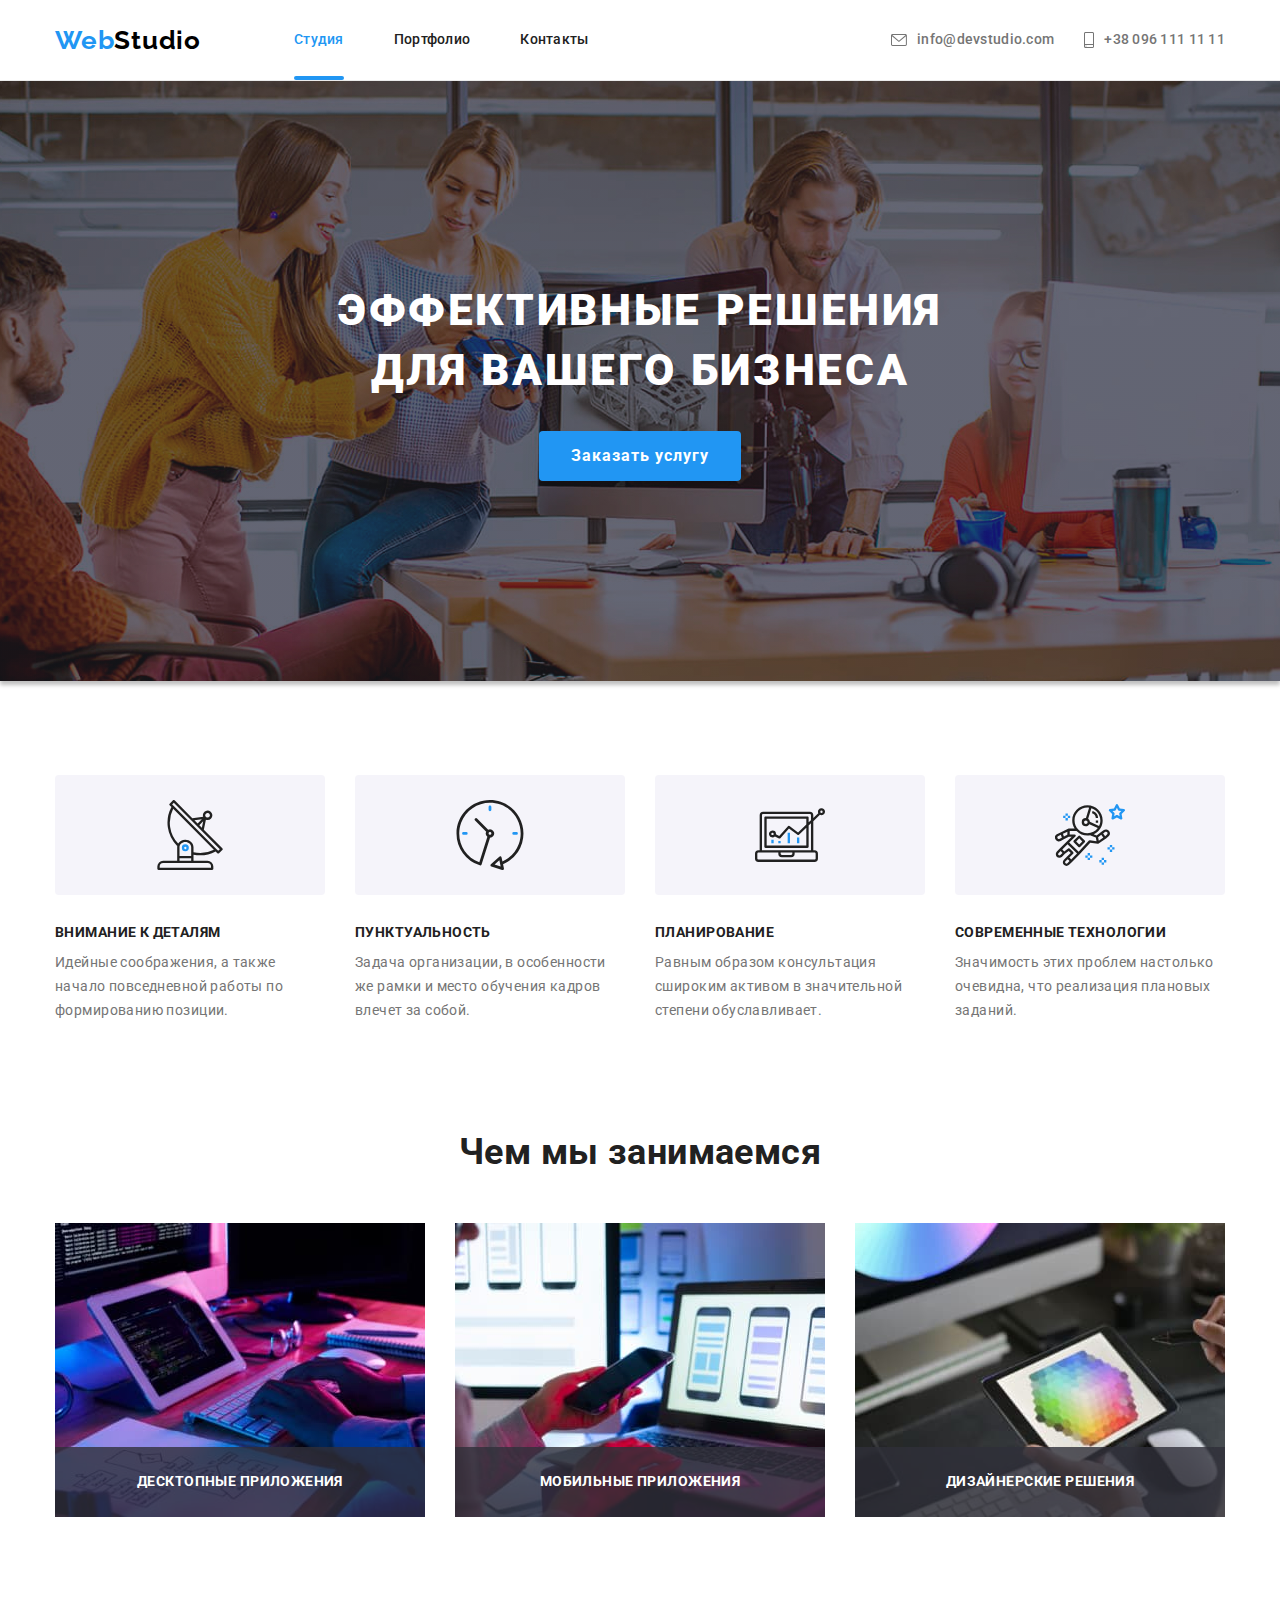
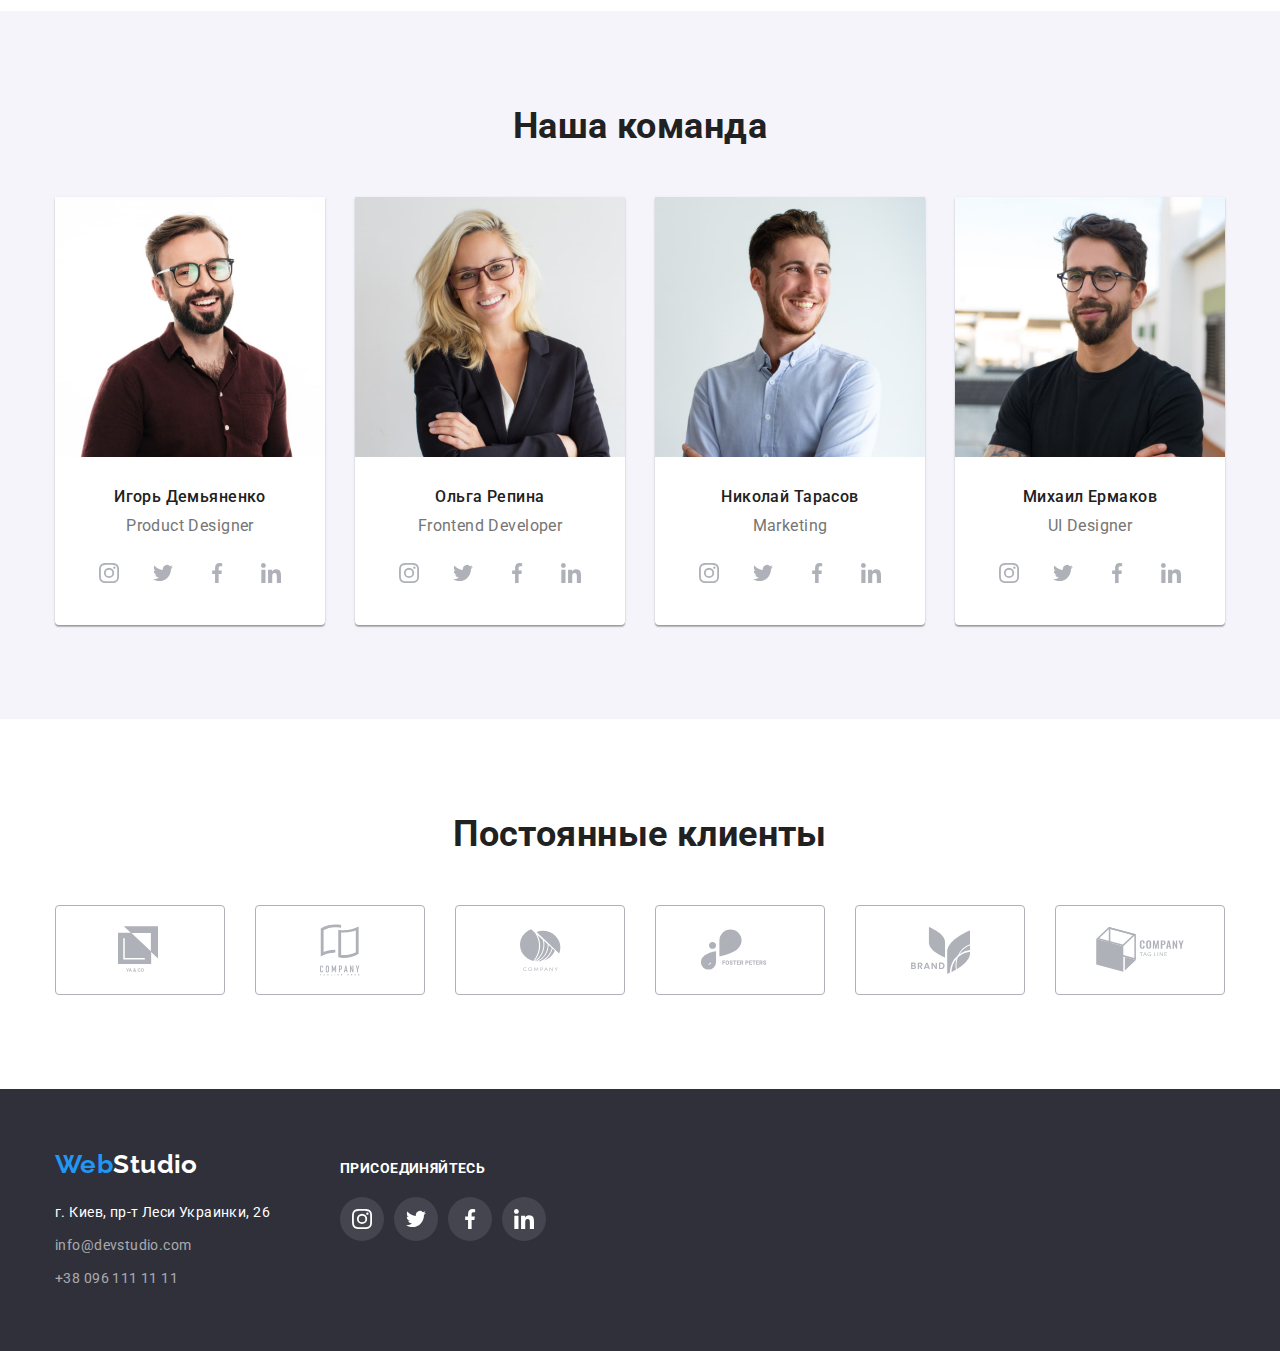
<file: index.html>
<!DOCTYPE html>
<html lang="ru">

<head>
  <meta charset="UTF-8" />
  <meta name="viewport" content="width=device-width, initial-scale=1.0" />
  <title>Document</title>
  <link rel="stylesheet"
    href="https://cdnjs.cloudflare.com/ajax/libs/modern-normalize/1.0.0/modern-normalize.min.css" />
  <link rel="preconnect" href="https://fonts.gstatic.com" />
  <link href="https://fonts.googleapis.com/css2?family=Raleway:wght@700&family=Roboto:wght@400;500;700;900&display=swap"
    rel="stylesheet" />
  <link rel="stylesheet" href="./css/style.css" />
</head>

<body>
  <header class="header">
    <div class="container list">
      <a class="logo" href="./index.html"><span>Web</span>Studio</a>
      <nav>
        <ul class="nav-list">
          <li class="item">
            <a class="nav current" href="./index.html">Студия</a>
          </li>
          <li class="item">
            <a class="nav" href="./page1.html">Портфолио</a>
          </li>
          <li class="item"><a class="nav" href="">Контакты</a></li>
        </ul>
      </nav>
      <ul class="link-list">
        <li class="list">
          <a class="link mail-box" href="mailto:info@devstudio.com">
            <svg class="icon" height="12" width="16">
              <use href="./Images/symbol-defs1.svg#icon-envelope"></use>
            </svg>
            info@devstudio.com
          </a>
        </li>
        <li class="list">
          <a class="link" href="tel:+380961111111">
            <svg class="icon" height="16" width="10">
              <use href="./Images/symbol-defs1.svg#icon-smartphone"></use>
            </svg>
            +38 096 111 11 11
          </a>
        </li>
      </ul>
    </div>
  </header>
  <main>
    <section class="hero">
      <div class="container">
        <h1 class="hero-text">
          Эффективные решения<br />
          для вашего бизнеса
        </h1>
        <button data-modal-open class="button-hero" type="button">Заказать услугу</button>
      </div>
    </section>

    <section class="studio">
      <div class="container">
        <h2 class="visualli-hidden">Наши преимущества</h2>
        <ul class="studio-list">
          <li class="text-box ikon-group">
            <h3>Внимание к деталям</h3>
            <p>
              Идейные соображения, а также начало повседневной работы по
              формированию позиции.
            </p>
          </li>
          <li class="text-box ikon-clock">
            <h3>Пунктуальность</h3>
            <p>
              Задача организации, в особенности же рамки и место обучения
              кадров влечет за собой.
            </p>
          </li>
          <li class="text-box ikon-diagram">
            <h3>Планирование</h3>
            <p>
              Равным образом консультация сшироким активом в значительной
              степени обуславливает.
            </p>
          </li>
          <li class="text-box ikon-astro">
            <h3>Современные технологии</h3>
            <p>
              Значимость этих проблем настолько очевидна, что реализация
              плановых заданий.
            </p>
          </li>
        </ul>
      </div>
    </section>
    <section class="works">
      <div class="container">
        <h2>Чем мы занимаемся</h2>
        <ul class="pictures">
          <li class="product">
            <img src="./Images/box1.jpg " alt="работа на компьютере" width="370" />
            <a href="">
              <h3>Десктопные приложения</h3>
            </a>
          </li>
          <li class="product">
            <img src="./Images/box2.jpg" alt="работа за ноутбуком" width="370" />
            <a href="">
              <h3>Мобильные приложения</h3>
            </a>
          </li>
          <li class="product">
            <img src="./Images/box3.jpg" alt="работа с планшетом" width="370" />
            <a href="">
              <h3>Дизайнерские решения</h3>
            </a>
          </li>
        </ul>
      </div>
    </section>
    <section class="foto">
      <div class="container">
        <h2>Наша команда</h2>
        <ul class="foto-comand">
          <li class="person">
            <img src="./Images/img4.jpg " alt="фото человека 1" width="270" />
            <h3>Игорь Демьяненко</h3>
            <p>Product Designer</p>
            <ul class="team-link">
              <li class="social">
                <a class="social-net" href="https://www.instagram.com/">
                  <svg class="pin">
                    <use href="./Images/symbol-defs1.svg#icon-instagram"></use>
                  </svg>
                </a>
              </li>
              <li class="social">
                <a class="social-net" href="https://twitter.com/">
                  <svg class="pin">
                    <use href="./Images/symbol-defs1.svg#icon-twitter"></use>
                  </svg>
                </a>
              </li>
              <li class="social">
                <a class="social-net" href="https://www.facebook.com/">
                  <svg class="pin">
                    <use href="./Images/symbol-defs1.svg#icon-facebook"></use>
                  </svg>
                </a>
              </li>
              <li class="social">
                <a class="social-net" href="https://www.linkedin.com/">
                  <svg class="pin">
                    <use href="./Images/symbol-defs1.svg#icon-linkedin"></use>
                  </svg>
                </a>
              </li>
            </ul>
          </li>
          <li class="person">
            <img src="./Images/img5.jpg " alt="фото человека 2" width="270" />
            <h3>Ольга Репина</h3>
            <p>Frontend Developer</p>
            <ul class="team-link">
              <li class="social">
                <a class="social-net" href="https://www.instagram.com/">
                  <svg class="pin">
                    <use href="./Images/symbol-defs1.svg#icon-instagram"></use>
                  </svg>
                </a>
              </li>
              <li class="social">
                <a class="social-net" href="https://twitter.com/">
                  <svg class="pin">
                    <use href="./Images/symbol-defs1.svg#icon-twitter"></use>
                  </svg>
                </a>
              </li>
              <li class="social">
                <a class="social-net" href="https://www.facebook.com/">
                  <svg class="pin">
                    <use href="./Images/symbol-defs1.svg#icon-facebook"></use>
                  </svg>
                </a>
              </li>
              <li class="social">
                <a class="social-net" href="https://www.linkedin.com/">
                  <svg class="pin">
                    <use href="./Images/symbol-defs1.svg#icon-linkedin"></use>
                  </svg>
                </a>
              </li>
            </ul>
          </li>
          <li class="person">
            <img src="./Images/img6.jpg" alt="фото человека 3" width="270" />
            <h3>Николай Тарасов</h3>
            <p>Marketing</p>
            <ul class="team-link">
              <li class="social">
                <a class="social-net" href="https://www.instagram.com/">
                  <svg class="pin">
                    <use href="./Images/symbol-defs1.svg#icon-instagram"></use>
                  </svg>
                </a>
              </li>
              <li class="social">
                <a class="social-net" href="https://twitter.com/">
                  <svg class="pin">
                    <use href="./Images/symbol-defs1.svg#icon-twitter"></use>
                  </svg>
                </a>
              </li>
              <li class="social">
                <a class="social-net" href="https://www.facebook.com/">
                  <svg class="pin">
                    <use href="./Images/symbol-defs1.svg#icon-facebook"></use>
                  </svg>
                </a>
              </li>
              <li class="social">
                <a class="social-net" href="https://www.linkedin.com/">
                  <svg class="pin">
                    <use href="./Images/symbol-defs1.svg#icon-linkedin"></use>
                  </svg>
                </a>
              </li>
            </ul>
          </li>
          <li class="person">
            <img src="./Images/img7.jpg" alt="фото человека 4" width="270" />
            <h3>Михаил Ермаков</h3>
            <p>UI Designer</p>
            <ul class="team-link">
              <li class="social">
                <a class="social-net" href="https://www.instagram.com/">
                  <svg class="pin">
                    <use href="./Images/symbol-defs1.svg#icon-instagram"></use>
                  </svg>
                </a>
              </li>
              <li class="social">
                <a class="social-net" href="https://twitter.com/">
                  <svg class="pin">
                    <use href="./Images/symbol-defs1.svg#icon-twitter"></use>
                  </svg>
                </a>
              </li>
              <li class="social">
                <a class="social-net" href="https://www.facebook.com/">
                  <svg class="pin">
                    <use href="./Images/symbol-defs1.svg#icon-facebook"></use>
                  </svg>
                </a>
              </li>
              <li class="social">
                <a class="social-net" href="https://www.linkedin.com/">
                  <svg class="pin">
                    <use href="./Images/symbol-defs1.svg#icon-linkedin"></use>
                  </svg>
                </a>
              </li>
            </ul>
          </li>
        </ul>
      </div>
    </section>
    <section class="client">
      <div class="container">
        <h2>Постоянные клиенты</h2>
        <ul class="company">
          <li class="name">
            <a class="company-name" href="">
              <svg class="logotip" height="49.2" width="44.2">
                <use href="./Images/symbol-defs1.svg#icon-logo-1"></use>
              </svg>
            </a>
          </li>
          <li class="name">
            <a class="company-name" href="">
              <svg class="logotip" height="52" width="40">
                <use href="./Images/symbol-defs1.svg#icon-logo-2"></use>
              </svg>
            </a>
          </li>
          <li class="name">
            <a class="company-name" href="">
              <svg class="logotip" height="42.6" width="41">
                <use href="./Images/symbol-defs1.svg#icon-logo-3"></use>
              </svg>
            </a>
          </li>
          <li class="name">
            <a class="company-name" href="">
              <svg class="logotip" height="42" width="79.6">
                <use href="./Images/symbol-defs1.svg#icon-logo-4"></use>
              </svg>
            </a>
          </li>
          <li class="name">
            <a class="company-name" href="">
              <svg class="logotip" height="47" width="59">
                <use href="./Images/symbol-defs1.svg#icon-logo-5"></use>
              </svg>
            </a>
          </li>
          <li class="name">
            <a class="company-name" href="">
              <svg class="logotip" height="45.4" width="88.4">
                <use href="./Images/symbol-defs1.svg#icon-logo-6"></use>
              </svg>
            </a>
          </li>
        </ul>
      </div>
    </section>

    <footer class="footer">
      <div class="container box">
        <address>
          <ul class="card">
            <li class="point">
              <a class="footer-logo" href="./index.html"><span>Web</span>Studio</a>
            </li>
            <li class="vizit">
              <a class="footer-adress"
                href="https://www.google.com.ua/maps/@50.401699,30.2525114,10z?hl=ru&authuser=0">г. Киев, пр-т Леси
                Украинки, 26</a>
            </li>
            <li class="vizit">
              <a class="footer-link" href="mailto:info@devstudio.com">info@devstudio.com</a>
            </li>
            <li class="vizit">
              <a class="footer-link" href="tel:+380961111111">+38 096 111 11 11</a>
            </li>
          </ul>
        </address>
        <div class="subs">
          <p class="wind">присоединяйтесь</p>
          <ul class="social-link">
            <li class="social">
              <a class="social-pin" href="https://www.instagram.com/">
                <svg class="pin">
                  <use href="./Images/symbol-defs1.svg#icon-instagram"></use>
                </svg>
              </a>
            </li>
            <li class="social">
              <a class="social-pin" href="https://twitter.com/">
                <svg class="pin">
                  <use href="./Images/symbol-defs1.svg#icon-twitter"></use>
                </svg>
              </a>
            </li>
            <li class="social">
              <a class="social-pin" href="https://www.facebook.com/">
                <svg class="pin">
                  <use href="./Images/symbol-defs1.svg#icon-facebook"></use>
                </svg>
              </a>
            </li>
            <li class="social">
              <a class="social-pin" href="https://www.linkedin.com/">
                <svg class="pin">
                  <use href="./Images/symbol-defs1.svg#icon-linkedin"></use>
                </svg>
              </a>
            </li>
          </ul>
        </div>
      </div>
    </footer>

    <div class="backdrop is-hidden " data-modal>
      <div class="modal">
        <button data-modal-close type="button">
          <img class=close src="./Images/close.svg" alt="кнопка закрыть" width="18">
        </button>
      </div>
    </div>
    <script src="./js/modal.js"></script>
</body>
</html>
</file>
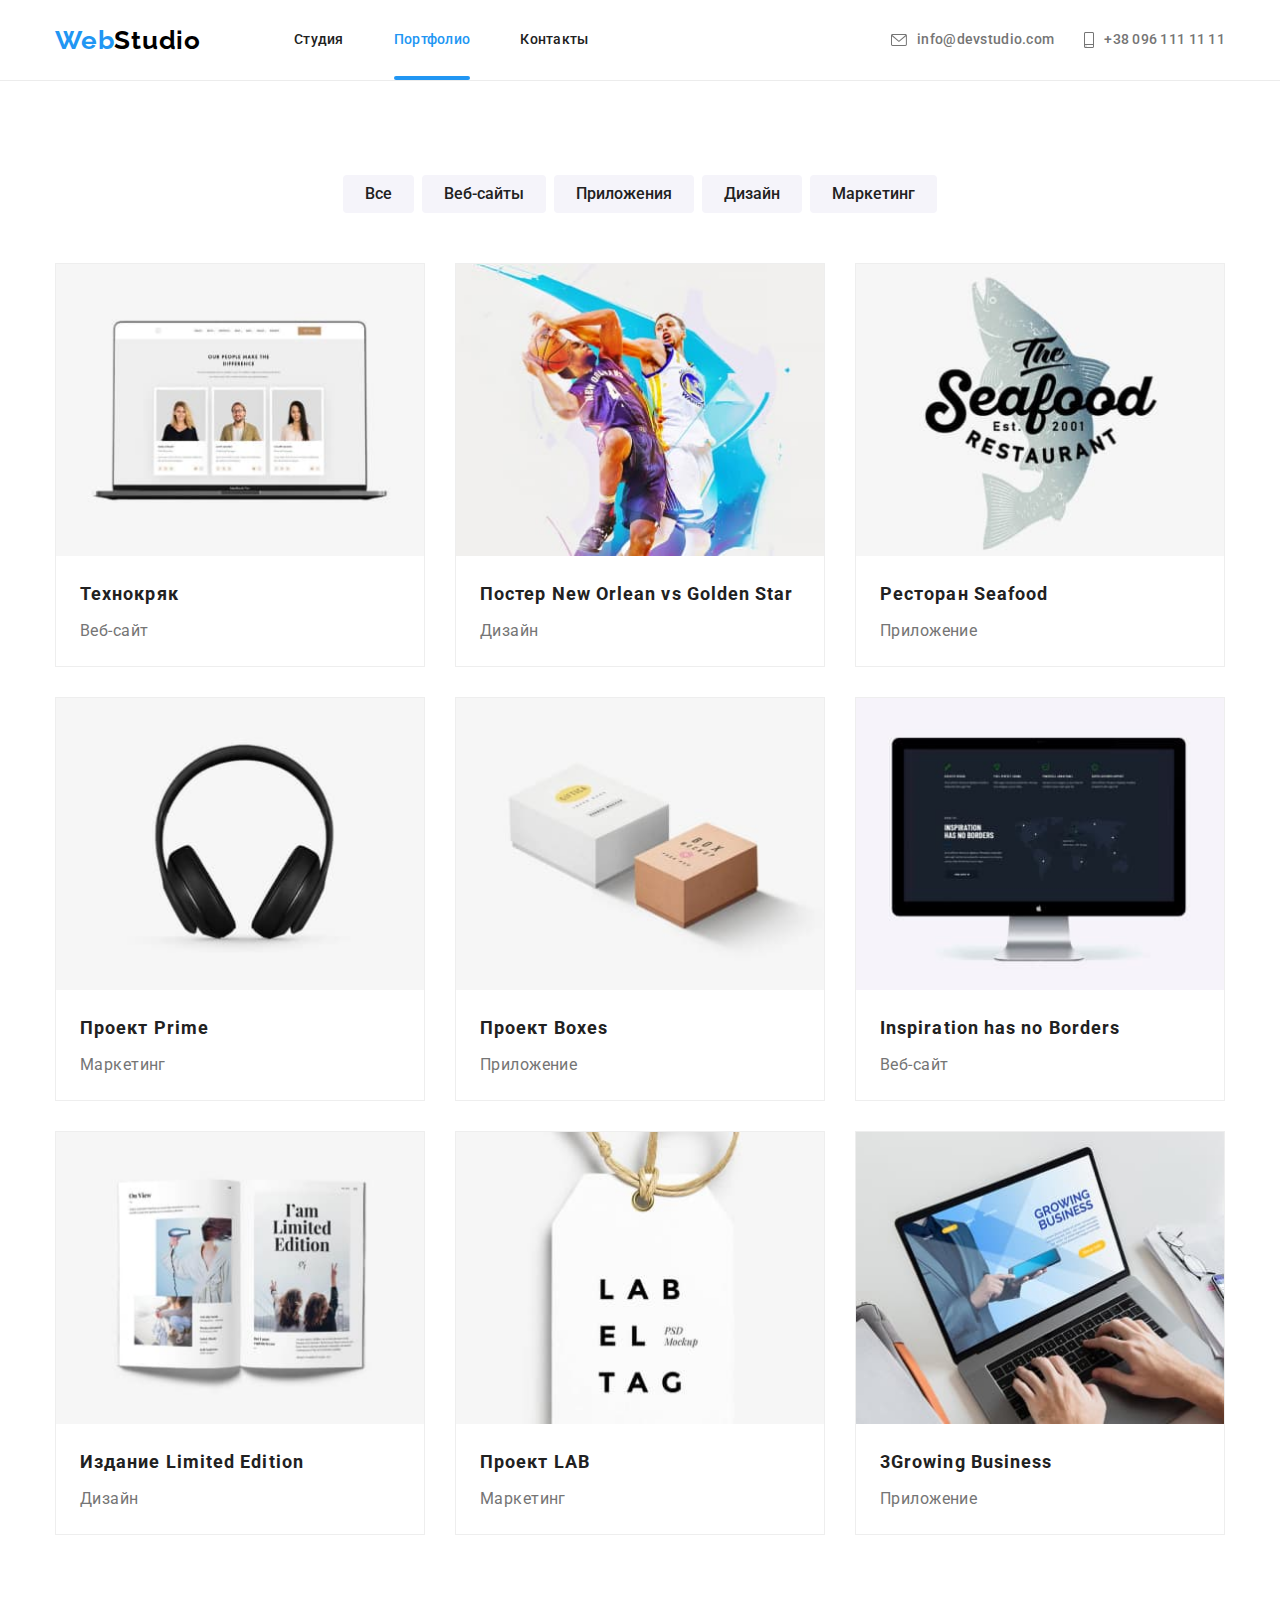
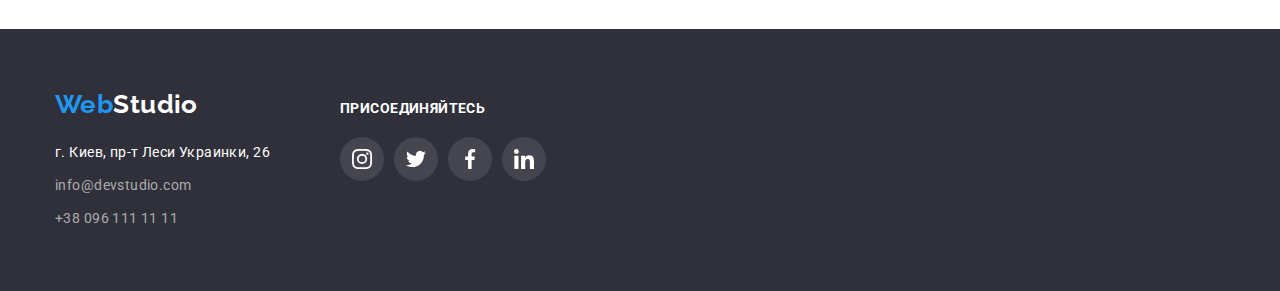
<file: page1.html>
<!DOCTYPE html>
<html lang="ru">

<head>
  <meta charset="UTF-8" />
  <meta name="viewport" content="width=device-width, initial-scale=1.0" />
  <title>Document</title>
  <link rel="stylesheet"
    href="https://cdnjs.cloudflare.com/ajax/libs/modern-normalize/1.0.0/modern-normalize.min.css" />
  <link rel="preconnect" href="https://fonts.gstatic.com" />
  <link href="https://fonts.googleapis.com/css2?family=Raleway:wght@700&family=Roboto:wght@400;500;700;900&display=swap"
    rel="stylesheet" />
  <link rel="stylesheet" href="./css/style.css" />
</head>

<body>
  <header class="header">
    <div class="container list">
      <a class="logo" href="./index.html"><span>Web</span>Studio</a>
    <nav>
      <ul class="nav-list">
        <li class="item"><a class="nav" href="./index.html">Студия</a></li>
        <li class="item"><a class="nav current" href="./page1.html">Портфолио</a></li>
        <li class="item"><a class="nav" href="">Контакты</a></li>
      </ul>
    </nav>
    <ul class="link-list">
      <li class="list">
        <a class="link mail-box" href="mailto:info@devstudio.com">
          <svg class="icon" height="12"
          width="16" >
            <use href="./Images/symbol-defs1.svg#icon-envelope"></use>
          </svg>
          info@devstudio.com
        </a>  
      </li>
      <li class="list">
        <a class="link" href="tel:+380961111111">
          <svg class="icon" height="16"
          width="10" >
            <use href="./Images/symbol-defs1.svg#icon-smartphone"></use>
          </svg>
          +38 096 111 11 11
        </a>
      </li>
    </ul>
  </div>  
  </header>
  <main>
    <section class="portfolio">
      <div class="container">
        <h2 class="visualli-hidden">Портфолио</h2>
        <ul class="btn-list">
          <li class="btn-set"><button class="btn-portfolio" type="button">Все</button>
          </li>
          <li class="btn-set">
            <button class="btn-portfolio" type="button">Веб-сайты</button>
          </li>
          <li class="btn-set">
            <button class="btn-portfolio" type="button">Приложения</button>
          </li>
          <li class="btn-set"><button class="btn-portfolio" type="button">Дизайн</button></li>
          <li class="btn-set">
            <button class="btn-portfolio" type="button">Маркетинг</button>
          </li>
        </ul>
      </div>
      <div class="container sign">
        <ul class="imag-list">
          <li class="imag-set">
            <a  href=""> 
           <div class="imag">
            <img src="./Images/img8.jpg " alt="лептоп" width="370" /> 
            <p class="content">
              Технокряк это современная площадка
              распространения коронавируса.
              Компании используют эту платформу для
              цифрового шпионажа
              и атак на защищённые сервера конкурентов.</p>
            </div>
            <div class="form">
              <h3>Технокряк</h3>
              <p>Веб-сайт</p>
            </div>
            
          </a>
          </li>
          <li class="imag-set">
            <a href=""> 
              <div class="imag"> 
            <img src="./Images/img9.jpg " alt="баскетболисты" width="370" />
            <p class="content">
              Технокряк это современная площадка
              распространения коронавируса.
              Компании используют эту платформу для
              цифрового шпионажа
              и атак на защищённые сервера конкурентов.</p>
            </div>
            <div class="form">
              <h3>Постер New Orlean vs Golden Star</h3>
              <p>Дизайн</p>
            </div>
          </a>
          </li>
          <li class="imag-set">
            <a href="">
              <div class="imag"> 
            <img src="./Images/img10.jpg " alt="лого рыба" width="370" />
            <p class="content">
              Технокряк это современная площадка
              распространения коронавируса.
              Компании используют эту платформу для
              цифрового шпионажа
              и атак на защищённые сервера конкурентов.</p>
            </div>
            <div class="form">
              <h3>Ресторан Seafood</h3>
              <p>Приложение</p>
            </div>
          </a>
          </li>
          <li class="imag-set">
            <a href="">
              <div class="imag"> 
            <img src="./Images/img11.jpg " alt="наушники" width="370" />
            <p class="content">
              Технокряк это современная площадка
              распространения коронавируса.
              Компании используют эту платформу для
              цифрового шпионажа
              и атак на защищённые сервера конкурентов.</p>
            </div>
            <div class="form">
              <h3>Проект Prime</h3>
              <p>Маркетинг</p>
            </div>
          </a>
          </li>
          <li class="imag-set">
            <a href="">
              <div class="imag"> 
            <img src="./Images/img12.jpg " alt="коробочки" width="370" />
            <p class="content">
              Технокряк это современная площадка
              распространения коронавируса.
              Компании используют эту платформу для
              цифрового шпионажа
              и атак на защищённые сервера конкурентов.</p>
            </div>
            <div class="form">
              <h3>Проект Boxes</h3>
              <p>Приложение</p>
            </div>
          </a>
          </li>
          <li class="imag-set">
            <a href="">
              <div class="imag"> 
            <img src="./Images/img13.jpg " alt="монитор" width="370" />
            <p class="content">
              Технокряк это современная площадка
              распространения коронавируса.
              Компании используют эту платформу для
              цифрового шпионажа
              и атак на защищённые сервера конкурентов.</p>
            </div>
            <div class="form">
              <h3>Inspiration has no Borders</h3>
              <p>Веб-сайт</p>
            </div>
          </a>
          </li>
          <li class="imag-set">
            <a href="">
              <div class="imag"> 
            <img src="./Images/img14.jpg " alt="разворот журнала" width="370" />
            <p class="content">
              Технокряк это современная площадка
              распространения коронавируса.
              Компании используют эту платформу для
              цифрового шпионажа
              и атак на защищённые сервера конкурентов.</p>
            </div>
            <div class="form">
              <h3>Издание Limited Edition</h3>
              <p>Дизайн</p>
            </div>
          </a>
          </li>
          <li class="imag-set">
            <a href="">
              <div class="imag"> 
            <img src="./Images/img15.jpg " alt="лейбла" width="370" />
            <p class="content">
              Технокряк это современная площадка
              распространения коронавируса.
              Компании используют эту платформу для
              цифрового шпионажа
              и атак на защищённые сервера конкурентов.</p>
            </div>
            <div class="form">
              <h3>Проект LAB</h3>
              <p>Маркетинг</p>
            </div>
          </a>
          </li>
          <li class="imag-set">
            <a href="">
              <div class="imag"> 
            <img src="./Images/img16.jpg " alt="работа на ноутбуке" width="370" />
            <p class="content">
              Технокряк это современная площадка
              распространения коронавируса.
              Компании используют эту платформу для
              цифрового шпионажа
              и атак на защищённые сервера конкурентов.</p>
            </div>
            <div class="form">
              <h3>3Growing Business</h3>
              <p>Приложение</p>
            </div>
          </a>
          </li>
        </ul>
      </div>
    </section>
  </main>
  <footer class="footer">
    <div class="container box">
    <address>
      <ul class="card">
        <li class="point"><a class="footer-logo" href="./index.html"><span>Web</span>Studio</a></li>
        <li class="vizit">
          <a
            class="footer-adress"
            href="https://www.google.com.ua/maps/@50.401699,30.2525114,10z?hl=ru&authuser=0"
            >г. Киев, пр-т Леси Украинки, 26</a
          >
        </li>
        <li class="vizit">
          <a class="footer-link" href="mailto:info@devstudio.com"
            >info@devstudio.com</a
          >
        </li>
        <li class="vizit">
          <a class="footer-link" href="tel:+380961111111"
            >+38 096 111 11 11</a
          >
        </li>
      </ul>
    </address>
    <div class="subs">
    <p class="wind">присоединяйтесь</p>
    <ul class="social-link">
      <li  class="social">
        <a class="social-pin" href="https://www.instagram.com/" >
          <svg class="pin">
            <use href="./Images/symbol-defs1.svg#icon-instagram"></use>
          </svg>
        </a>
      </li>
      <li class="social">
        <a class="social-pin" href="https://twitter.com/">
          <svg class="pin">
            <use href="./Images/symbol-defs1.svg#icon-twitter"></use>
         </svg>
        </a>
      </li>
      <li class="social">
        <a class="social-pin" href="https://www.facebook.com/" >
          <svg class="pin">
            <use href="./Images/symbol-defs1.svg#icon-facebook"></use>
          </svg>
        </a>
      </li>
      <li class="social">
        <a class="social-pin" href="https://www.linkedin.com/" >
          <svg class="pin">
            <use href="./Images/symbol-defs1.svg#icon-linkedin"></use>
          </svg>
        </a>
      </li>
    </ul>
  </div>
  </div>
  </footer>
</body>
</html>
</file>
<file: css/style.css>
:root {
  --main-beckground-color: #ffffff;
  --sub-beckground-color: #2f303a;
  --dark-main-color: #212121;
  --white-main-color: #ffffff;
  --dark-secondari-color: #757575;
  --accent-color: #2196f3;
  --basik-font:Roboto;
}

.container{
  width:1200px;
  max-width: 100%;
  padding-left: 15px;
  padding-right:15px ;
  margin-left: auto;
  margin-right: auto;
}
.header >.container{
  display: flex;
  align-items: center;
}
.header{
  border-bottom: 1px solid #ECECEC;
  box-sizing: border-box;
}
.logo {
  margin-right:93px ;

  font-family: Raleway;
  font-style: normal;
  font-weight: bold;
  font-size: 26px;
  line-height: 1.19;
  letter-spacing: 0.03em;
  color: #000000;
}
.logo > span {
  color: #2196f3;
}
body {
  font-family: var(--basik-font);
  font-style: normal;
  font-weight: normal;
  font-size: 14px;
  line-height: 1.71;
  letter-spacing: 0.03em;
  background: var(--main-beckground-color);
  color: var(--dark-secondari-color);
}
.nav-list{
  display: flex;
  padding:0px;
  margin: 0px;
}
.nav-list >.item:not(:last-child){
  margin-right:50px ;
}
.nav,
.link {
  display: block;
  padding-top: 32px;
  padding-bottom:32px ;
  cursor: pointer;

  font-weight: 500;
  font-size: 14px;
  line-height: 1.14;
  letter-spacing: 0.02em;
  text-align: center;
  transition:color 250ms cubic-bezier(0.4, 0, 0.2, 1);
}
.nav{
  color: var(--dark-main-color);}
.item{
 display: block;
 position: relative;
}

.item .current::after{
  position: absolute;
  content:"" ;
  bottom: 0;
  display: block; 
  margin: 0;
    
  min-width: 100%;
  height: 4px;
  border-radius:2px ;
  background-position: bottom;
  background-color: var(--accent-color);
  }
.current {
  color: var(--accent-color);
}
.nav:hover,
.nav:focus {
  color: var(--accent-color);
}
.link-list{
  display: flex;
  padding: 0;
  margin: 0;
}
 .list .link-list{ 
   margin-left:auto;
}
.link{ 
 display: flex;
 align-items: center;
 color: var(--dark-secondari-color);
 fill:var(--dark-secondari-color)}
  
.mail-box{
  margin-right:30px;
}
.icon{
  margin-right:10px ;
}
.link:hover,
.link:focus {
  color: var(--accent-color);
  fill: var(--accent-color)
}
li {
  list-style: none;
}
a {
  text-decoration: none;
}
.hero{
  padding-top: 200px;
  padding-bottom: 200px;
  max-width: 1600px;
  height: 600px;
  margin-left:auto ;
  margin-right: auto;
 
  background-color:#C4C4C4;
  background-position: center;
  background-size: auto;
  background-image:linear-gradient( rgba(47, 48, 58, 0.4),
   rgba(47, 48, 58, 0.4)),
  url(../Images/Img\ hero.jpg);
  box-shadow: 0px 4px 4px rgba(0, 0, 0, 0.25);
}

.hero-text{
  margin: 0 0 30px;
  
  font-weight: 900;
  font-size: 44px;
  line-height: 1.36;
  text-align: center;
  letter-spacing: 0.06em;
  color: var(--white-main-color);
  text-transform: uppercase
}
.button-hero{
  margin-left:auto ;
  margin-right: auto;
  padding: 10px 32px;

  cursor: pointer;
  font-family:inherit;
  font-weight: bold;
  font-size: 16px;
  line-height: 1.87;
  display: flex;
  align-items: center;
  text-align: center;
  letter-spacing: 0.06em;
  background: #2196f3;
  border: none;
  border-radius: 4px;
  box-shadow: 0px 4px 4px rgba(0, 0, 0, 0.15);
  color: var(--white-main-color);
}

.visualli-hidden {
  position:absolute;
  clip:rect(0 0 0 0);
  width:1px;
  height:1px;
  margin:-1px;
}
.studio{
  padding-top:94px ;
  padding-bottom:94px ;
}
h2 { 
  margin-top:0;
  margin-bottom:50px ;

  font-weight: bold;
  font-size: 36px;
  line-height: 1.17;
  text-align: center;
  color: var(--dark-main-color);
}
.studio-list{
  display: flex;
  padding: 0px;
  margin-top:0; 
}
.text-box::before{
  display: block;
  content: "";
  height: 120px;
  margin-bottom: 30px;
  background-repeat: no-repeat;
  background-position: center;
  background-color: #F5F4FA;
  border-radius: 4px;
}
.ikon-group::before{background-image:url(../Images/Group.svg);}
.ikon-clock::before{background-image: url(../Images/clock.svg);}
.ikon-diagram::before{background-image: url(../Images/diagram.svg);}
.ikon-astro::before{background-image: url(../Images/astronaut.svg);}

.studio-list>.text-box:not(:last-child)
{
  margin-right:30px ;
}
.studio h3{
  margin:0 ;
  margin-bottom:10px ;
  
  font-size: 14px;
  font-weight: bold;
  line-height: 1.14;
  text-transform: uppercase;
  color: var(--dark-main-color);}
.studio p{
  width: 270px;
  margin:0;}
.works{
   padding-bottom:94px ;
}
.pictures{
  display: flex;
  justify-content:space-between;
  padding: 0px;
  margin: 0;
}
.product{
  position: relative;
}
.pictures a{
  position: absolute;
  left: 0;
  bottom: 0;
  width: 100%;
  height: 70px;
  background-color:rgba(47, 48, 58, 0.8); 
}
.pictures h3{
  display: flex;
  margin: 0;
  padding: 27px 0; 

  font-size: 14px;
  line-height: 1.14;
  justify-content: center;
  text-transform: uppercase;
  color: var(--white-main-color); 
}
img{ display: block;
width:100% ;
}
.foto {
 padding:94px 0 ;
 background: #f5f4fa;
}
.foto-comand{
  display: flex;
  padding: 0;
  margin: 0;
}
.person{
  margin-right:30px ;

  background-color:var(--main-beckground-color);
  box-shadow: 0px 1px 3px rgba(0, 0, 0, 0.12), 
  0px 1px 1px rgba(0, 0, 0, 0.14), 
  0px 2px 1px rgba(0, 0, 0, 0.2);
  border-radius: 0px 0px 4px 4px;
}
.foto-comand >.person:nth-child(4n){
  margin-right:0 ;}

.foto-comand h3{
  padding-top: 30px;
  padding-bottom: 10px;
  margin: 0;

  font-weight: 500;
  font-size: 16px;
  line-height: 1.19;
  text-align: center;
  color: var(--dark-main-color);
 }
.foto-comand p{
  padding-bottom: 16px;
  margin: 0;

  font-size: 16px;
  line-height: 1.19;
  text-align: center;
  }
.team-link{
  display: flex;
  padding:0;
  margin:0;
  padding-bottom:30px;
  justify-content: center;
}
.social:not(:last-child){
  margin-right: 10px;
} 
.social-net{
  display: flex;
  height:44px ;
  width: 44px;
  border-radius: 50%;
  align-items: center;
  justify-content: center;
  fill:#afb1b8;
  transition:background-color 250ms cubic-bezier(0.4, 0, 0.2, 1),
  fill 250ms cubic-bezier(0.4, 0, 0.2, 1);
}
.social-net:hover,
.social-net:focus{
 background-color:var( --accent-color);
 fill:var(--white-main-color)
}

.pin{
  display:flex;
  height:20px ;
  width: 20px; 
}
.client{
   padding-top: 94px;
   padding-bottom: 94px;
  }
.company {
  display:flex;
  padding: 0px;
  margin: 0px;
  justify-content: center;
}
.name:not(:last-child){
  margin-right: 30px;}
.company-name{
  display:inline-flex;
  width: 170px;
  height: 90px;
  align-items: center;
  justify-content: center;
  border: 1px solid #AFB1B8;
  box-sizing: border-box;
  border-radius: 4px;
  fill: #afb1b8;
  transition:border-color 250ms cubic-bezier(0.4, 0, 0.2, 1),
  fill 250ms cubic-bezier(0.4, 0, 0.2, 1);
}
.company-name:focus,
.company-name:hover{
  border-color: var(--accent-color);
  fill: var(--accent-color);
}
.logotip{
  display: flex;
}
.portfolio{
  padding-top: 94px;
  padding-bottom:94px ;
  }
.btn-list{
  display: flex;
  padding: 0;
  margin: 0;
  margin-bottom: 50px;
  justify-content:center;
}
.btn-list>.btn-set:not(:last-child){
  margin-right:8px ;
}

.btn-portfolio {
  border:none;
  padding:6px 22px;
  height: 38px;
  border-radius: 4px;
  cursor: pointer;
  background: #f5f4fa;
  font-family: inherit;
  font-weight: 500;
  font-size: 16px;
  line-height: 1.62;
  text-align: center;
 
  color: var(--dark-main-color);
  transition:background-color 250ms cubic-bezier(0.4, 0, 0.2, 1),
  color 250ms cubic-bezier(0.4, 0, 0.2, 1),
  box-shadow 250ms cubic-bezier(0.4, 0, 0.2, 1);
}
.btn-portfolio:hover,
.btn-portfolio:focus {
  background-color: var(--accent-color);
  color: var(--white-main-color);
  box-shadow: 0px 3px 1px rgba(0, 0, 0, 0.1),
  0px 1px 2px rgba(0, 0, 0, 0.08),
  0px 2px 2px rgba(0, 0, 0, 0.12);
}
.imag-list{
  display: inline-flex;
  flex-wrap: wrap;
  padding: 0;
  margin: 0;
}
.imag-set{
  display: block;
  margin-right:30px ;
  margin-bottom:30px ;
  
  border: 1px solid #EEEEEE;
  box-sizing: border-box;
  width:370px;
  height: 404px;
  
  transition:box-shadow 250ms cubic-bezier(0.4, 0, 0.2, 1);
}
.imag{
 position: relative;
 overflow: hidden;
} 
 .content{
  position: absolute;
  top:100%;
  margin: 0;
  padding: 63px 24px;
  opacity: 0;
  width: 100%;
  height: 100%;
}
.imag-set:hover .content,
.imag-set:focus-within .content{
  opacity: 1;

  font-size: 18px;
  line-height: 1.56;
  color: var(--white-main-color);
  background-color: rgba(33, 150, 243, 0.9);;
  transform: translateY(-100%);
  transition:transform 250ms cubic-bezier(0.4, 0, 0.2, 1) ;
}
.form{
  padding:20px 24px;
}
.imag-set:hover,
.imag-set:focus-within{
  box-shadow: 0px 1px 1px rgba(0, 0, 0, 0.12),
  0px 4px 4px rgba(0, 0, 0, 0.06), 
  1px 4px 6px rgba(0, 0, 0, 0.16);
  cursor: pointer;
}
.imag-list >.imag-set:nth-child(3n){
  margin-right:0 ;
}
.imag-set:nth-last-child(-n+3){
  margin-bottom:0 ;
}
.sign h3 {
  margin: 0 0 4px;
   
  font-weight: bold;
  font-size:18px;
  line-height:2;
  letter-spacing: 0.06em;
  color: var(--dark-main-color);
  }
.sign p{
  margin: 0;
   
  font-size: 16px;
  line-height:1.87;
  color: var(--dark-secondari-color);
  }
.footer {
  padding-top: 60px;
  padding-bottom:60px ;

  background-color: var(--sub-beckground-color);
}
.card{
  padding: 0;
  margin: 0px;
  align-items: center;
}
.footer-link,
.footer-adress {
  font-style: normal;
  color: var(--white-main-color);
}
.footer-link {
  color: rgba(255, 255, 255, 0.6);
}
.footer-logo {
  font-family: Raleway;
  font-style: normal;
  font-weight: bold;
  font-size: 26px;
  line-height: 1.19;
  color: #ffffff;
}
.footer-logo > span {
  color: #2196f3;
}
.card .point{
  margin-bottom:20px ;
}
.card .vizit:not(:last-child){margin-bottom:9px ;
}
.wind{
  display:flex;
  padding: 0;
  margin: 0;
  margin-bottom: 20px;

  font-weight: bold;
  font-size: 14px;
  line-height: 1.14;
  text-transform: uppercase;
  color:var( --white-main-color) ;
 }
 .social-link{
  display: flex;
  padding:0;
  margin:0;
  justify-content: center;
 }
  .social-pin{
  display:flex;
  padding: 0px;
   margin: 0px;
  height:44px ;
  width: 44px;
  
  border-radius: 50%; 
  justify-content: center;
  align-items: center;
  fill: #ffffff;
  background-color: rgba(255, 255, 255, 0.1);
  transition:background-color 250ms cubic-bezier(0.4, 0, 0.2, 1);
}
.social-pin:hover,
.social-pin:focus{
  background-color: var(--accent-color);
}
.box{
  display: flex;
  align-items: baseline;
}
.subs{
   margin-left: 70px;
}
.backdrop{
  position:fixed; 
  top:0 ;
  width: 100%;
  height:1024px;
  
  background-color: rgba(0, 0, 0, 0.2);
  opacity: 1;
  transition:opacity 250ms cubic-bezier(0.4, 0, 0.2, 1); 
}
.backdrop.is-hidden{
  opacity: 0;
  pointer-events: none;
}
.backdrop.is-hidden .modal{
  transform: translate(-50%, -50%) scale3d(0.5, 0.5, 0.2);
}
.modal{
  position:fixed;
  min-height: 581px;
  min-width: 528px;
  top: 50%;
  left: 50%;
  transform: translate(-50%, -50%);
  overflow: visible;

  border-radius: 4px;
  box-shadow: 0px 1px 3px rgba(0, 0, 0, 0.12),
  0px 1px 1px rgba(0, 0, 0, 0.14),
  0px 2px 1px rgba(0, 0, 0, 0.2);
  background-color: var(--white-main-color);
  transform: translate(-50%, -50%) scale3d(1, 1, 1);
  transition: transform 250ms cubic-bezier(0.4, 0, 0.2, 1); 
}
.modal button{
  display: flex;
  margin-top: 8px;
  margin-right: 8px;
  margin-left: 490px;
  padding:0 ;
  width: 30px;
  height: 30px;
 
  justify-content: center;
  align-items: center;
  background-color: var(--white-main-color);
  box-sizing: border-box;
  border: 1px solid  rgba(0, 0, 0, 0.1);
  border-radius: 50%;
}
.close{
  width: 18px;
}
</file>
